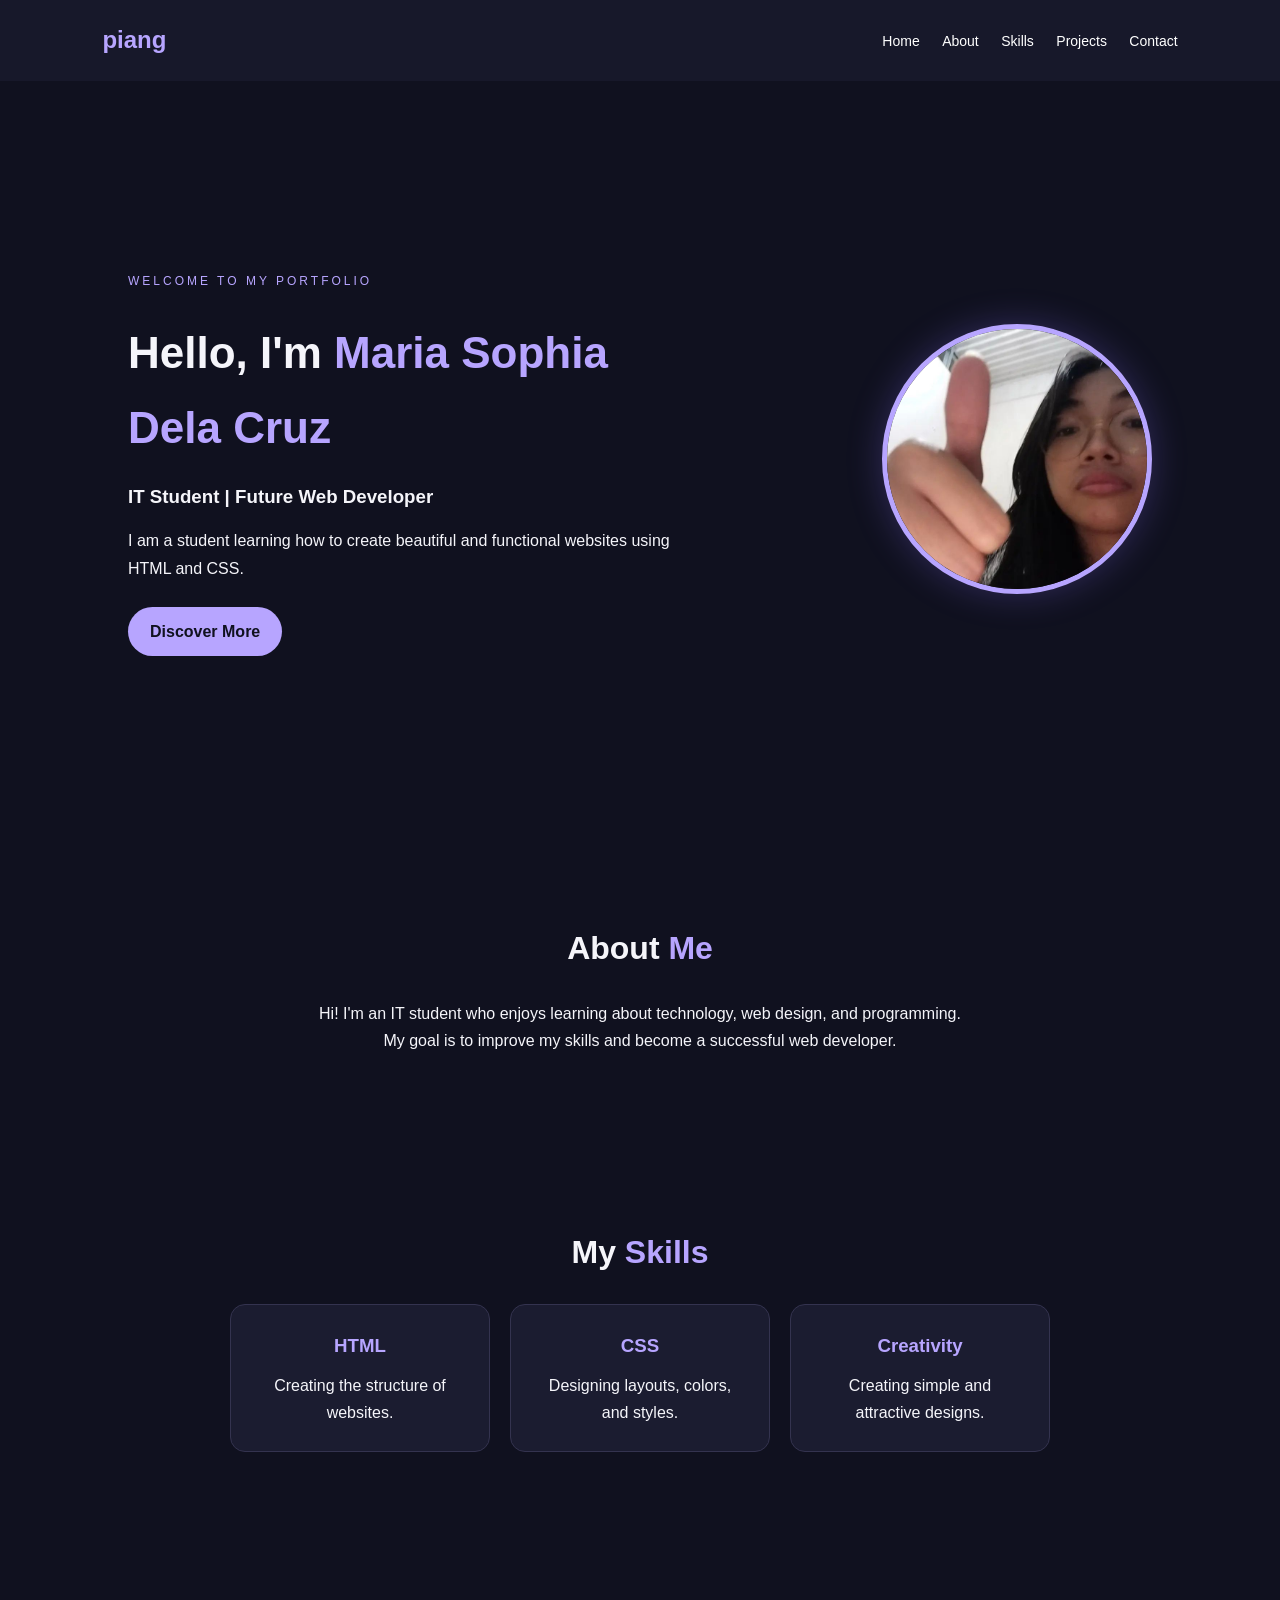
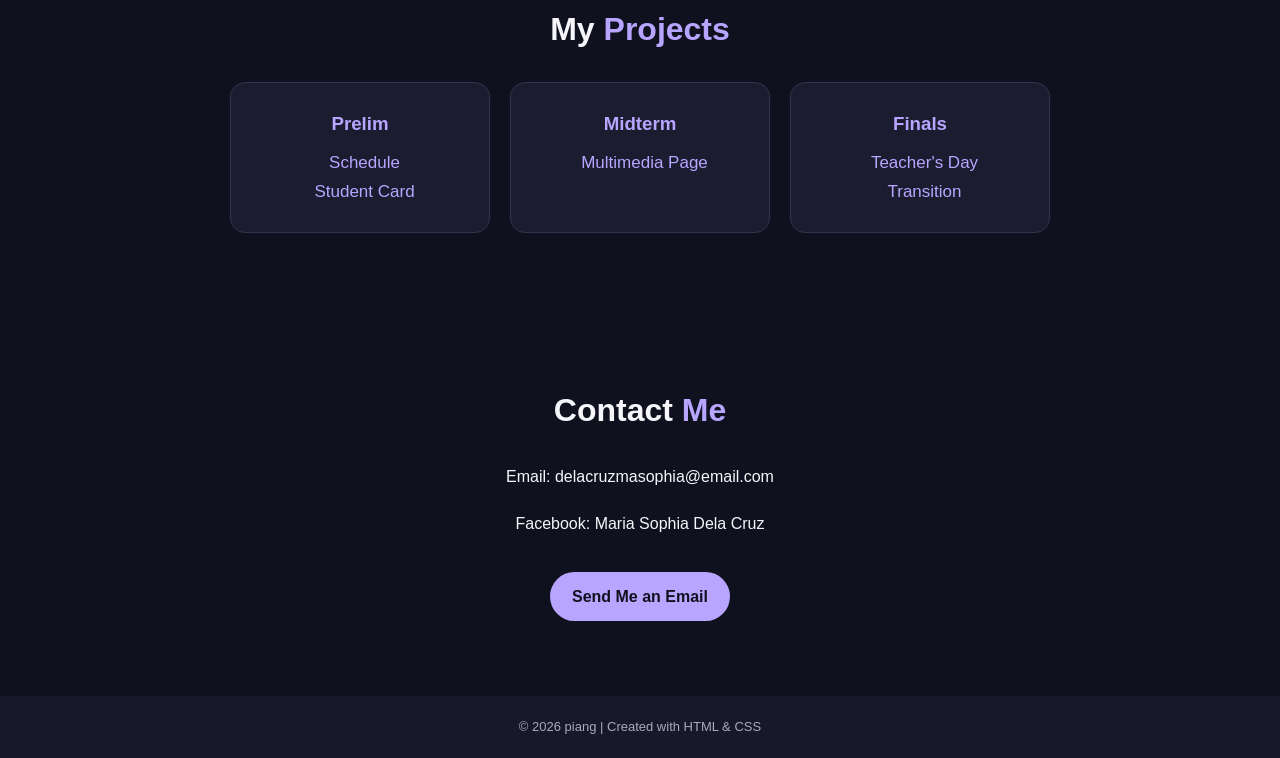
<file: index.html>
<!DOCTYPE html>
<html lang="en">
<head>
    <meta charset="UTF-8">
    <meta name="viewport" content="width=device-width, initial-scale=1.0">
    <title>My Portfolio</title>
    <link rel="stylesheet" href="style.css">
</head>
<body>

    <header>
        <h2 class="logo">piang</h2>
        <nav>
            <a href="#home">Home</a>
            <a href="#about">About</a>
            <a href="#skills">Skills</a>
            <a href="#projects">Projects</a>
            <a href="#contact">Contact</a>
        </nav>
    </header>

    <section id="home" class="hero">
        <div class="hero-text">
            <p class="welcome">WELCOME TO MY PORTFOLIO</p>
            <h1>Hello, I'm <span>Maria Sophia Dela Cruz</span></h1>
            <h3>IT Student | Future Web Developer</h3>
            <p>
                I am a student learning how to create
                beautiful and functional websites using
                HTML and CSS.
            </p>
            <a href="#about" class="btn">Discover More</a>
        </div>

        <div class="profile">
            <img src="image.png"alt=" Photo">
        </div>
    </section>

    <section id="about" class="section">
        <h2>About <span>Me</span></h2>
        <p>
            Hi! I'm an IT student who enjoys learning
            about technology, web design, and programming.
            My goal is to improve my skills and become
            a successful web developer.
        </p>
    </section>

    <section id="skills" class="section">
        <h2>My <span>Skills</span></h2>
        <div class="cards">
            <div class="card">
                <h3>HTML</h3>
                <p>Creating the structure of websites.</p>
            </div>
            <div class="card">
                <h3>CSS</h3>
                <p>Designing layouts, colors, and styles.</p>
            </div>
            <div class="card">
                <h3>Creativity</h3>
                <p>Creating simple and attractive designs.</p>
            </div>
        </div>
    </section>

    <section id="projects" class="section">
        <h2>My <span>Projects</span></h2>
        <div class="cards">
            <div class="card">
                <h3>Prelim</h3>
                <a href="activity.html">Schedule</a>
                <br>
                <a href="card.html">Student Card</a>
                
            </div>
            <div class="card">
                <h3>Midterm</h3>
                <a href="2.html">Multimedia Page</a>
                
                
            
            </div>
            <div class="card">
                <h3>Finals</h3>
                <a href="teacher.html">Teacher's Day</a>
                <br>
                <a href="transition.html">Transition</a>
                
            </div>
        </div>
    </section>

    <section id="contact" class="section contact">
        <h2>Contact <span>Me</span></h2>
        <p>Email: delacruzmasophia@email.com</p>
        <p>Facebook: Maria Sophia Dela Cruz</p>
        <a href="delacruzmasophia013@gmail.com" class="btn">
            Send Me an Email
        </a>
    </section>

    <footer>
        <p>© 2026 piang | Created with HTML & CSS</p>
    </footer>

</body>
</html>
</file>
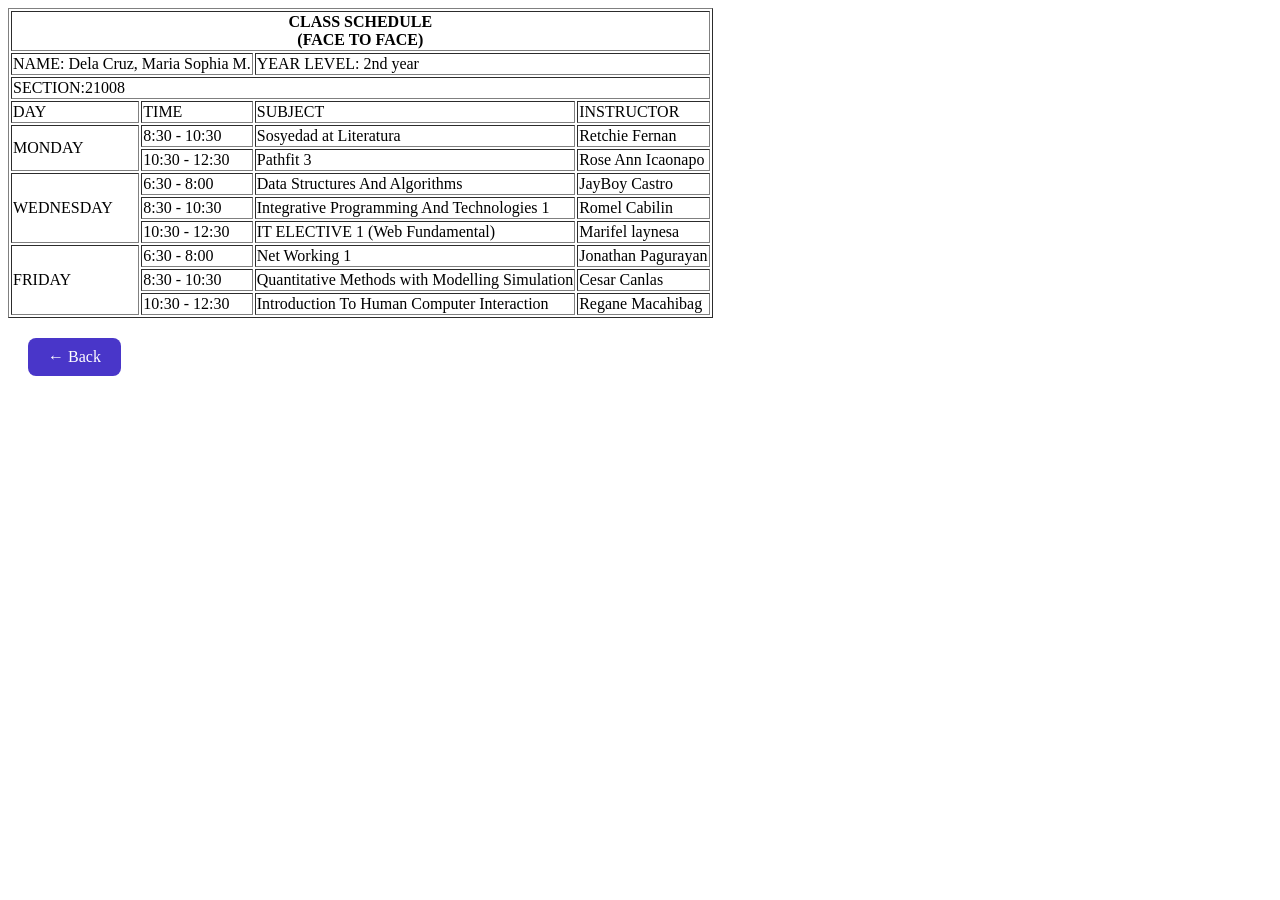
<file: activity.html>
<!DOCTYPE html>
<html>

<head>
  <meta charset="UTF-8">
  <meta name="viewport" content="width=device-width, initial-scale=1">
  <title>Class schedule</title>
  <link rel="stylesheet" href="activity.css">
  
</head>

<body>
  
  <table border="1">
    <tr>
      <th colspan="4"> CLASS SCHEDULE <br> (FACE TO FACE)</br></th>
      
      
    </tr>
    <tr>
      <td colspan="2"> NAME: Dela Cruz, Maria Sophia M.</td>
      <td colspan="2">YEAR LEVEL: 2nd year</td>
      
    </tr>
    <tr>
      <td colspan="5">SECTION:21008</td>
    </tr>
    <tr>
      <td>DAY</td>
      <td>TIME</td>
      <td>SUBJECT</td>
      <td>INSTRUCTOR</td>
    </tr>
    <tr>
      <td rowspan="2">MONDAY</td>
      <td>8:30 - 10:30</td>
      <td>Sosyedad at Literatura</td>
      <td>Retchie Fernan</td>
    <tr>
      <td>10:30 - 12:30</td>
      <td>Pathfit 3</td>
      <td>Rose Ann Icaonapo</td>
    </tr>
    </tr>
    <tr>
      <td rowspan="3">WEDNESDAY</td>
      <td>6:30 - 8:00</td>
      <td>Data Structures And Algorithms</td>
      <td>JayBoy Castro</td>
    <tr>
      <td>8:30 - 10:30</td>
      <td>Integrative Programming And Technologies 1</td>
      <td>Romel Cabilin</td>
    </tr>
    <tr>
      <td>10:30 - 12:30</td>
      <td>IT ELECTIVE 1 (Web Fundamental)</td>
      <td>Marifel laynesa</td>
    </tr>
    </tr>
    <td rowspan="3">FRIDAY</td>
    <td>6:30 - 8:00</td>
    <td>Net Working 1</td>
    <td>Jonathan Pagurayan</td>
    <tr>
      <td>8:30 - 10:30</td>
      <td>Quantitative Methods with Modelling Simulation</td>
      <td>Cesar Canlas</td>
    </tr>
    <tr>
      <td>10:30 - 12:30</td>
      <td>Introduction To Human Computer Interaction</td>
      <td>Regane Macahibag</td>
    </tr>
    </tr>
    
    
    
    
  </table>
  
  
<a href="index.html" class="back-btn">← Back</a>
  
  
</body>

</html>
</file>
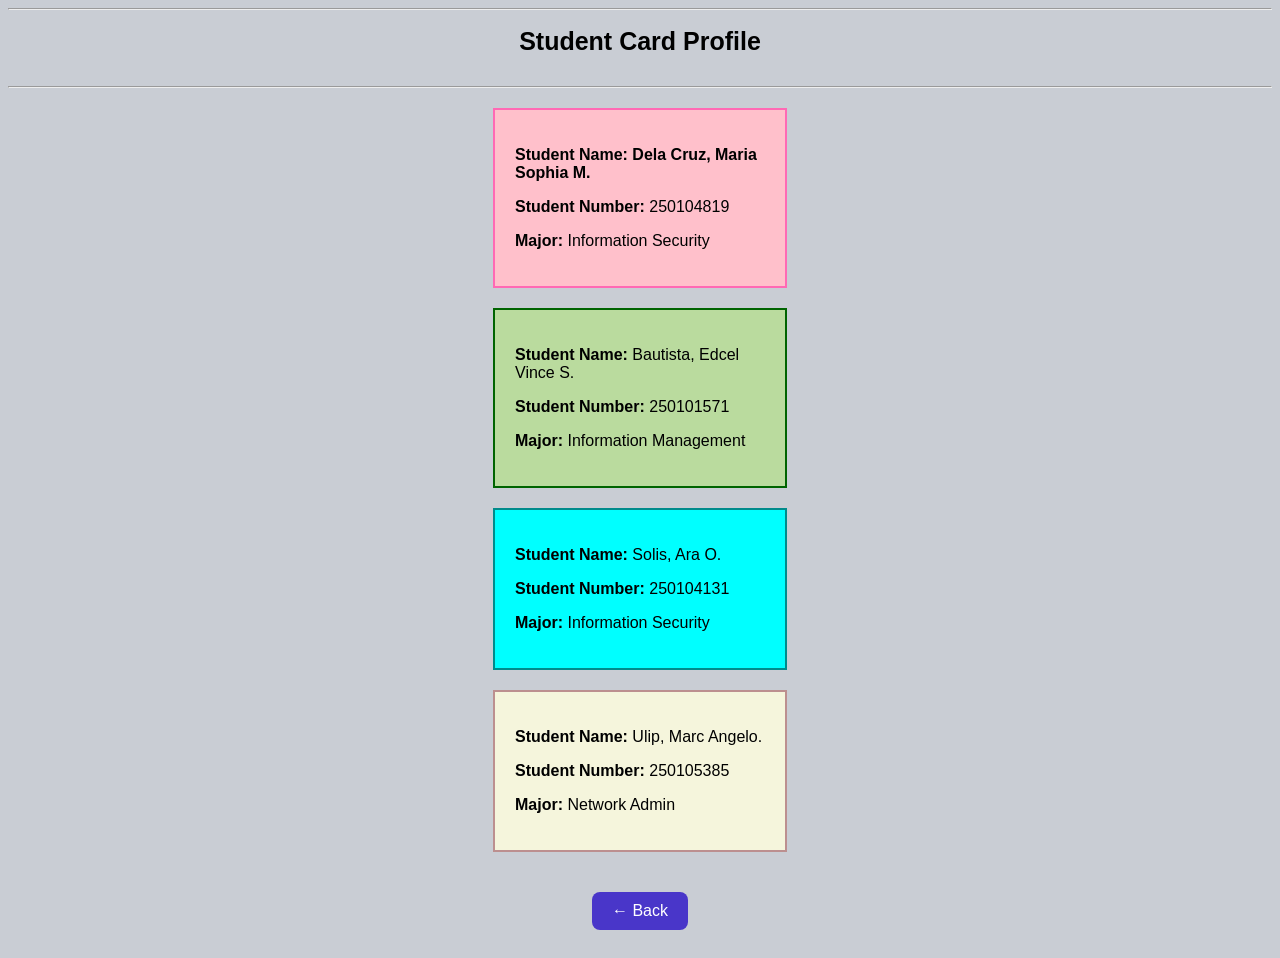
<file: card.html>
<!DOCTYPE html>
<html>
<head>
  
        <title>Student Card Profile</title>
        <link rel="stylesheet" href="card.css">

</head>

<body>
<hr>
       <h1>Student Card Profile</h1>
<hr>

<div class="card1">
             <p class="name"><b>Student Name: Dela Cruz, Maria Sophia M.</b></p>
             <p class="number"><b>Student Number:</b> 250104819  </p>
             <p class="major"><b>Major:</b> Information Security</p>
</div>

<div class="card2">
             <p class="name"><b>Student Name:</b> Bautista, Edcel Vince S.</p>
             <p class="number"><b>Student Number:</b> 250101571</p>
             <p class="major"><b>Major:</b> Information Management</p>
</div>


<div class="card3">
             <p class="name"><b>Student Name:</b> Solis, Ara O.</p>
             <p class="number"><b>Student Number:</b> 250104131</p>
             <p class="major"><b>Major:</b> Information Security</p>
</div>

<div class="card4">
             <p class="name"><b>Student Name:</b> Ulip, Marc Angelo.</p>
             <p class="number"><b>Student Number:</b> 250105385</p>
             <p class="major"><b>Major:</b> Network Admin</p>
</div>


<a href="index.html" class="back-btn">← Back</a>
</file>
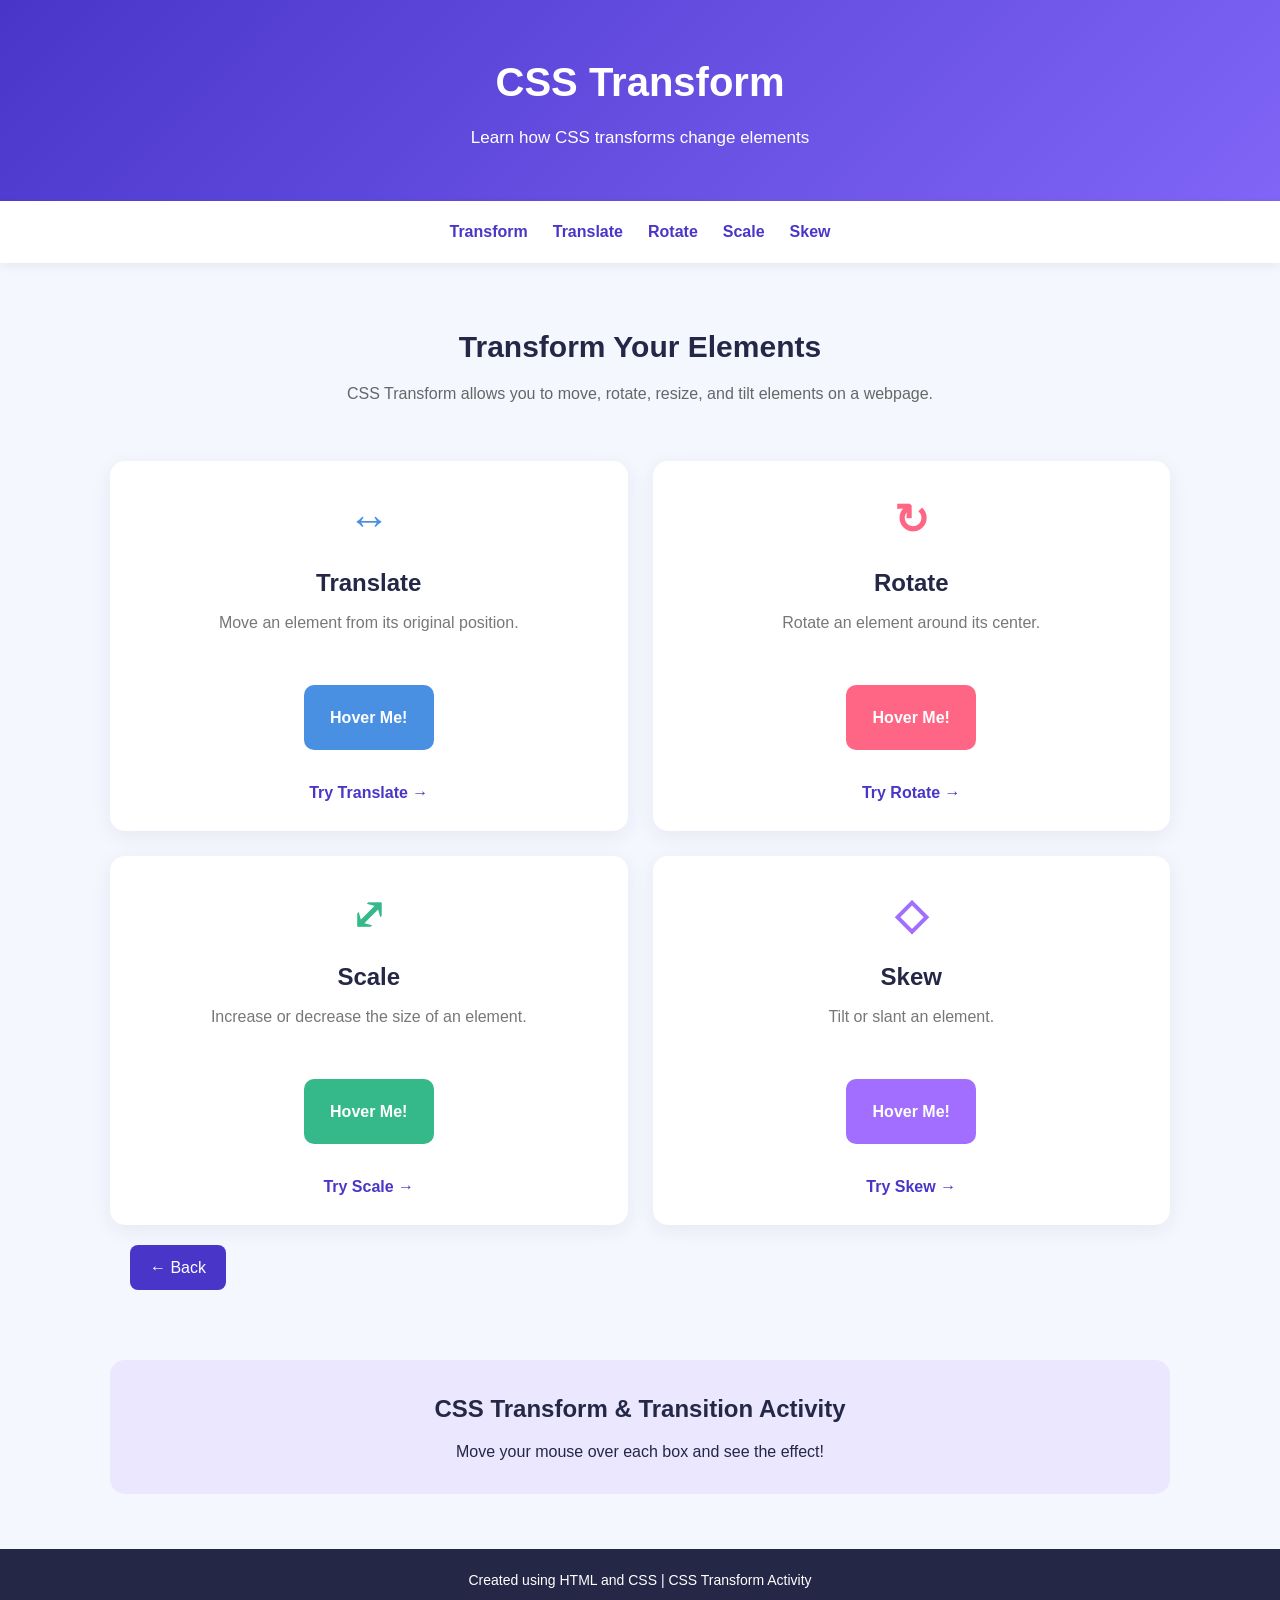
<file: transition.html>
<!DOCTYPE html>
<html lang="en">
<head>
    <meta charset="UTF-8">
    <meta name="viewport" content="width=device-width, initial-scale=1.0">
    <title>CSS Transform & Transition</title>
    <link rel="stylesheet" href="transition.css">
</head>
<body>

    <header>
        <h1>CSS Transform</h1>
        <p>Learn how CSS transforms change elements</p>
    </header>

    <nav>
        <a href="#transform">Transform</a>
        <a href="#translate">Translate</a>
        <a href="#rotate">Rotate</a>
        <a href="#scale">Scale</a>
        <a href="#skew">Skew</a>
    </nav>

    <main>
        <section class="intro" id="transform">
            <h2>Transform Your Elements</h2>
            <p>
                CSS Transform allows you to move, rotate, resize,
                and tilt elements on a webpage.
            </p>
        </section>

        <section class="cards">

            <div class="card" id="translate">
                <div class="icon translate-icon">↔</div>
                <h2>Translate</h2>
                <p>Move an element from its original position.</p>
                <div class="demo translate-demo">Hover Me!</div>
                <a href="#translate">Try Translate →</a>
            </div>

            <div class="card" id="rotate">
                <div class="icon rotate-icon">↻</div>
                <h2>Rotate</h2>
                <p>Rotate an element around its center.</p>
                <div class="demo rotate-demo">Hover Me!</div>
                <a href="#rotate">Try Rotate →</a>
            </div>

            <div class="card" id="scale">
                <div class="icon scale-icon">⤢</div>
                <h2>Scale</h2>
                <p>Increase or decrease the size of an element.</p>
                <div class="demo scale-demo">Hover Me!</div>
                <a href="#scale">Try Scale →</a>
            </div>

            <div class="card" id="skew">
                <div class="icon skew-icon">◇</div>
                <h2>Skew</h2>
                <p>Tilt or slant an element.</p>
                <div class="demo skew-demo">Hover Me!</div>
                <a href="#skew">Try Skew →</a>
            </div>

        </section>

        <a href="index.html" class="back-btn">← Back</a>

        <section class="activity">
            <h2>CSS Transform & Transition Activity</h2>
            <p>Move your mouse over each box and see the effect!</p>
        </section>
    </main>

    <footer>
        <p>Created using HTML and CSS | CSS Transform Activity</p>
    </footer>
    
    


</body>
</html>
</file>
<file: style.css>
* {
    margin: 0;
    padding: 0;
    box-sizing: border-box;
    scroll-behavior: smooth;
}

body {
    font-family: Arial, sans-serif;
    background: #10111f;
    color: #f5f5fa;
    line-height: 1.7;
}

header {
    display: flex;
    justify-content: space-between;
    align-items: center;
    padding: 20px 8%;
    background: #17182a;
    position: sticky;
    top: 0;
    z-index: 10;
}

.logo {
    color: #b7a5ff;
}

nav a {
    color: white;
    text-decoration: none;
    margin-left: 18px;
    font-size: 14px;
}

nav a:hover {
    color: #b7a5ff;
}

.hero {
    min-height: 85vh;
    padding: 70px 10%;
    display: flex;
    align-items: center;
    justify-content: space-between;
    gap: 40px;
}

.hero-text {
    max-width: 550px;
}

.welcome {
    color: #b7a5ff;
    letter-spacing: 3px;
    font-size: 12px;
}

h1 {
    font-size: 44px;
    margin: 15px 0;
}

h1 span, h2 span {
    color: #b7a5ff;
}

.hero-text h3 {
    margin-bottom: 15px;
}

.hero-text p {
    margin-bottom: 25px;
}

.btn {
    display: inline-block;
    background: #b7a5ff;
    color: #10111f;
    padding: 11px 22px;
    border-radius: 25px;
    text-decoration: none;
    font-weight: bold;
    transition: 0.3s;
}

.btn:hover {
    background: white;
    transform: translateY(-3px);
}

.profile img {
    width: 270px;
    height: 270px;
    object-fit: cover;
    border-radius: 50%;
    border: 5px solid #b7a5ff;
    box-shadow: 0 0 35px #8b70ff44;
}

.section {
    padding: 75px 10%;
    text-align: center;
}

.section h2 {
    font-size: 32px;
    margin-bottom: 25px;
}

.section > p {
    max-width: 650px;
    margin: 0 auto 20px;
}

.cards {
    display: flex;
    justify-content: center;
    flex-wrap: wrap;
    gap: 20px;
}

.card {
    background: #1b1c30;
    border: 1px solid #34334f;
    padding: 25px;
    border-radius: 15px;
    width: 260px;
    transition: 0.3s;
}

.card:hover {
    transform: translateY(-8px);
    border-color: #b7a5ff;
}

.card h3 {
    color: #b7a5ff;
    margin-bottom: 10px;
}

.contact .btn {
    margin-top: 15px;
}

.card a{
    color: white;
    text-decoration: none;
    margin-left: 9px;
    font-size: 17px;
    color: #b7a5ff;
    margin-bottom: 10px;
    text-align: center;
    
    
}

.card a:hover {
    color: #b7a5ff;
}

footer {
    text-align: center;
    padding: 20px;
    background: #17182a;
    color: #aaa9bd;
    font-size: 13px;
}

@media (max-width: 700px) {
    header {
        flex-direction: column;
        gap: 12px;
    }

    nav {
        display: flex;
        flex-wrap: wrap;
        justify-content: center;
        gap: 12px;
    }

    nav a {
        margin: 0;
    }

    .hero {
        flex-direction: column-reverse;
        text-align: center;
        padding: 50px 7%;
    }

    h1 {
        font-size: 34px;
    }

    .profile img {
        width: 200px;
        height: 200px;
    }

    .section {
        padding: 55px 7%;
    }
}
</file>
<file: activity.css>
.back-btn {
    display: inline-block;
    margin: 20px;
    padding: 10px 20px;
    background-color: #4936c9;
    color: white;
    text-decoration: none;
    border-radius: 8px;
    transition: 0.3s;
}

.back-btn:hover {
    background-color: #ff6584;
    transform: translateX(-5px);
}
</file>
<file: card.css>
body{

      background-color: #c9cdd4;
      font-family:Arial, san-serif;
      text-align:center;
}

h1{
     
      font-size:25px;
      margin-bottom:30px;
}
div{

      width:250px;
      border:2px solid black;
      padding:20px;
      margin:20px auto;
      text-align:left;
}

.card1{
      background-color:pink;
      border:2px solid hotpink;
      
}

.card2{
      background-color:#badb9e;
      border:2px solid darkgreen;
}

.card3{
      background-color:cyan;
      border:2px solid darkcyan;
}

.card4{
      background-color: beige;
      border:2px solid rosybrown;
}

.name{
      font-size:16px;
}

.major{
       font-size:16px;
}


.back-btn {
    display: inline-block;
    margin: 20px;
    padding: 10px 20px;
    background-color: #4936c9;
    color: white;
    text-decoration: none;
    border-radius: 8px;
    transition: 0.3s;
}

.back-btn:hover {
    background-color: #ff6584;
    transform: translateX(-5px);
}
</file>
<file: transition.css>
* {
    margin: 0;
    padding: 0;
    box-sizing: border-box;
    scroll-behavior: smooth;
}

body {
    font-family: Arial, sans-serif;
    background: #f5f7ff;
    color: #252747;
    line-height: 1.6;
}

header {
    background: linear-gradient(135deg, #4936c9, #8065f7);
    color: white;
    text-align: center;
    padding: 50px 20px;
}

header h1 {
    font-size: 40px;
    margin-bottom: 10px;
}

header p {
    font-size: 17px;
}

nav {
    background: white;
    display: flex;
    justify-content: center;
    flex-wrap: wrap;
    gap: 25px;
    padding: 18px;
    box-shadow: 0 3px 10px #00000010;
}

nav a {
    color: #4936c9;
    text-decoration: none;
    font-weight: bold;
    transition: 0.3s;
}

nav a:hover {
    color: #ff6584;
}

main {
    max-width: 1100px;
    margin: auto;
    padding: 30px 20px;
}

.intro {
    text-align: center;
    padding: 30px 10px;
}

.intro h2 {
    font-size: 30px;
    margin-bottom: 10px;
}

.intro p {
    color: #666;
}

.cards {
    display: grid;
    grid-template-columns: repeat(2, minmax(0, 1fr));
    gap: 25px;
    margin-top: 25px;
}

.card {
    background: white;
    padding: 25px;
    border-radius: 15px;
    text-align: center;
    box-shadow: 0 5px 20px #25274712;
    transition: transform 0.3s, box-shadow 0.3s;
}

.card:hover {
    transform: translateY(-5px);
    box-shadow: 0 10px 25px #25274720;
}

.icon {
    font-size: 42px;
    font-weight: bold;
    margin-bottom: 10px;
}

.translate-icon {
    color: #4a90e2;
}

.rotate-icon {
    color: #ff6584;
}

.scale-icon {
    color: #35b98a;
}

.skew-icon {
    color: #a16eff;
}

.card h2 {
    margin-bottom: 8px;
}

.card p {
    color: #777;
    min-height: 50px;
}

.demo {
    width: 130px;
    height: 65px;
    margin: 25px auto;
    border-radius: 10px;
    display: flex;
    align-items: center;
    justify-content: center;
    color: white;
    font-weight: bold;
    cursor: pointer;
    transition: transform 0.5s ease;
}

.translate-demo {
    background: #4a90e2;
}

.translate-demo:hover {
    transform: translateX(35px);
}

.rotate-demo {
    background: #ff6584;
}

.rotate-demo:hover {
    transform: rotate(15deg);
}

.scale-demo {
    background: #35b98a;
}

.scale-demo:hover {
    transform: scale(1.2);
}

.skew-demo {
    background: #a16eff;
}

.skew-demo:hover {
    transform: skew(-15deg);
}

.card a {
    display: inline-block;
    color: #4936c9;
    text-decoration: none;
    font-weight: bold;
    margin-top: 5px;
}

.card a:hover {
    color: #ff6584;
}

.activity {
    text-align: center;
    margin: 50px 0 25px;
    padding: 30px 15px;
    background: #eae7ff;
    border-radius: 15px;
}

.activity h2 {
    margin-bottom: 10px;
}

footer {
    background: #252747;
    color: white;
    text-align: center;
    padding: 20px;
    font-size: 14px;
}

@media (max-width: 600px) {
    header h1 {
        font-size: 30px;
    }

    nav {
        gap: 12px;
    }

    .cards {
        grid-template-columns: 1fr;
    }

    .intro h2 {
        font-size: 25px;
    }
}


.back-btn {
    display: inline-block;
    margin: 20px;
    padding: 10px 20px;
    background-color: #4936c9;
    color: white;
    text-decoration: none;
    border-radius: 8px;
    transition: 0.3s;
}

.back-btn:hover {
    background-color: #ff6584;
    transform: translateX(-5px);
}
</file>
